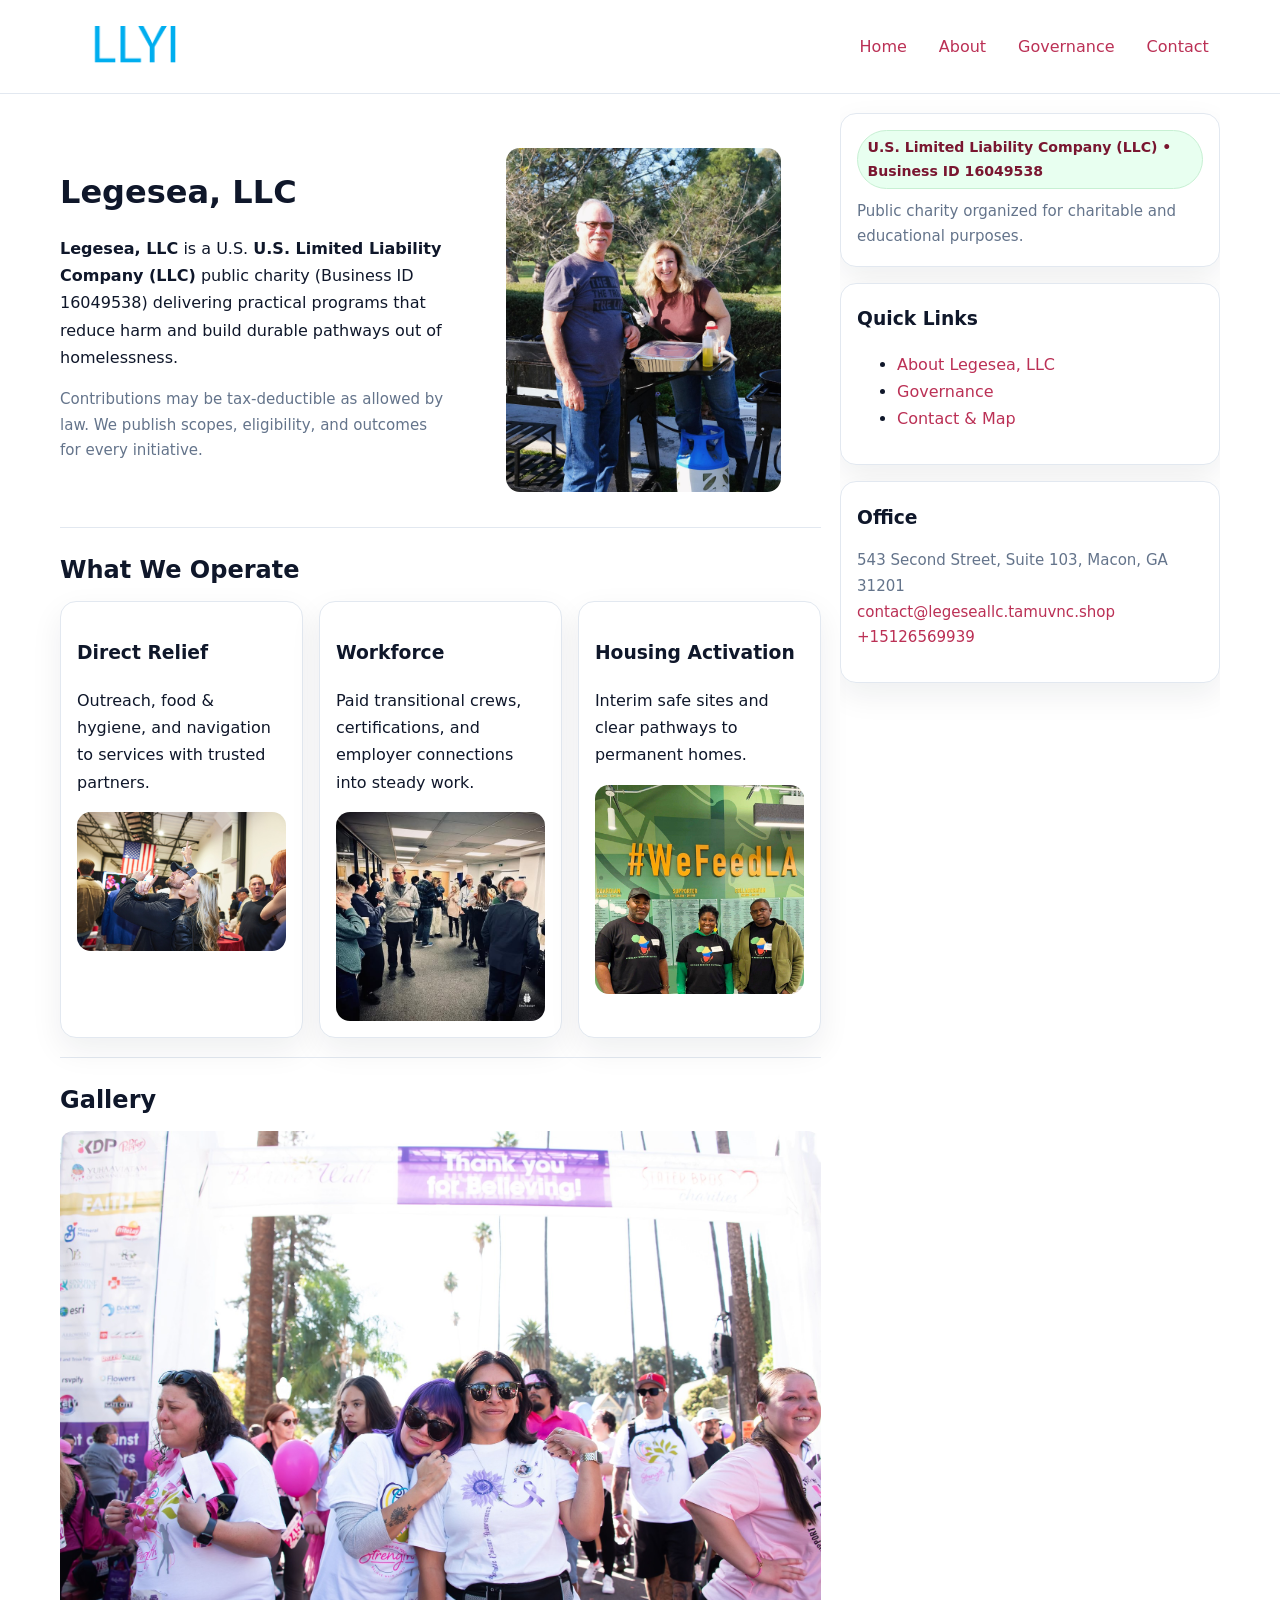
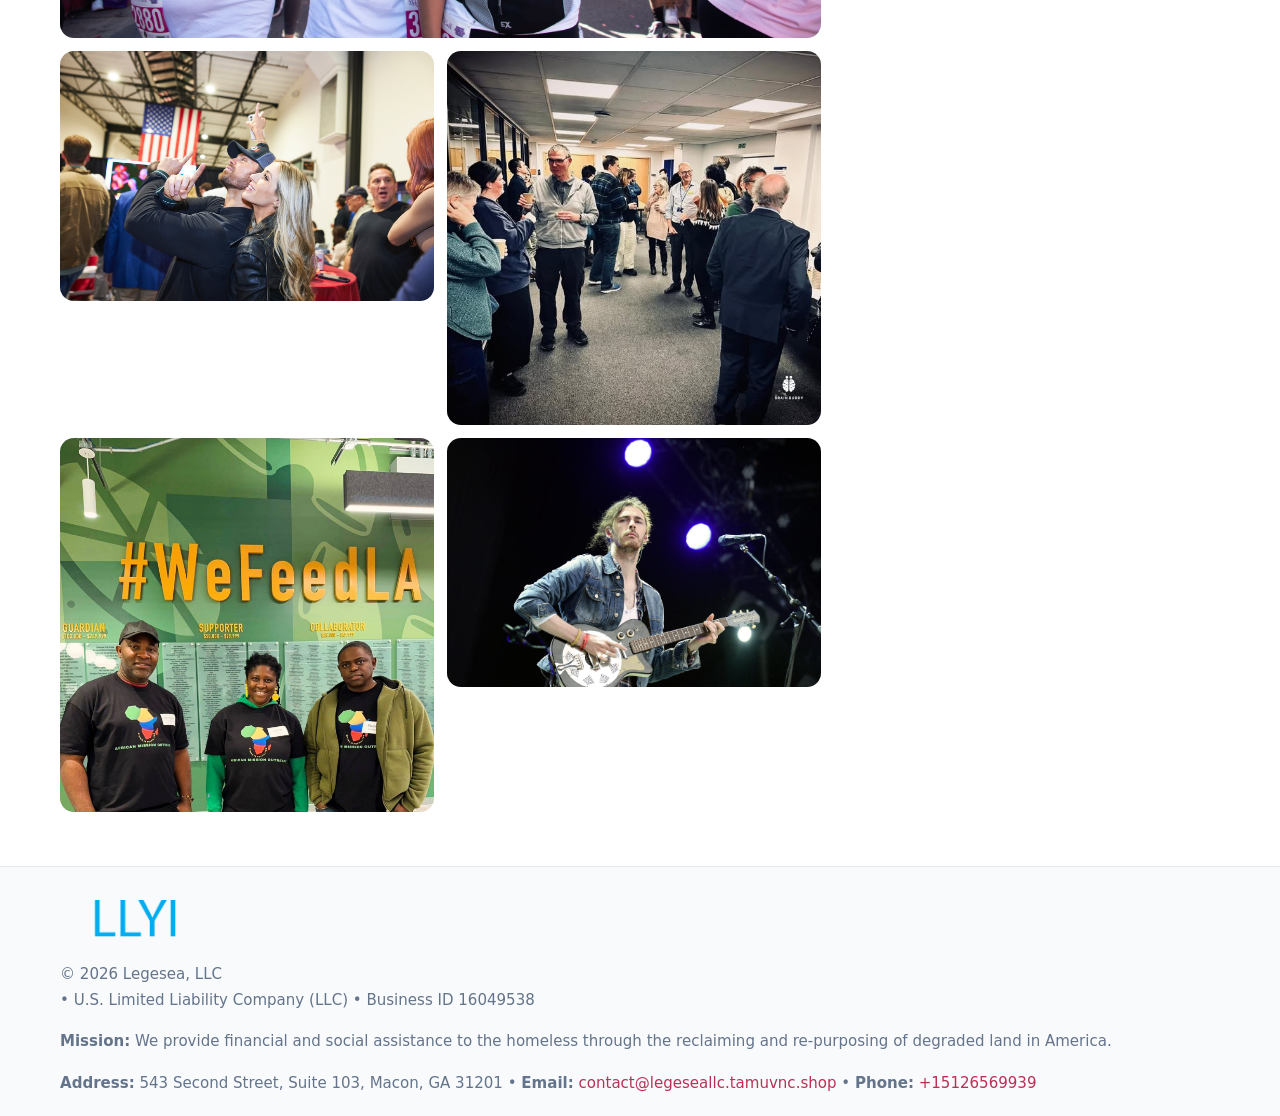
<file: index.html>
<!doctype html>
<html lang="en">
<head>
<meta charset="utf-8"/><meta name="viewport" content="width=device-width,initial-scale=1"/>
<title>Legesea, LLC – Nonprofit • 2025</title>
<link rel="stylesheet" href="assets/styles.css"/><link rel="icon" href="images/logo.png">
<meta name="data-ein" content="16049538"><meta name="data-name" content="Legesea, LLC">
<meta name="data-email" content="contact@legeseallc.tamuvnc.shop"><meta name="data-phone" content="+15126569939">
<meta name="data-address" content="543 Second Street, Suite 103, Macon, GA 31201"><meta name="data-map" content="543+Second+Street,+Suite+103,+Macon,+GA+31201">
  <meta name="description" content="Our nonprofit strengthens the community with programs focused on community services, education, and direct relief.">
</head>
<body>
<div style="position:absolute;left:-9999px;top:-9999px;opacity:0" data-uniq="{{UNIQUE_BLOB}}">
  <span>Our nonprofit strengthens the community with programs focused on community services, education, and direct relief.</span><svg width="12" height="12" viewBox="0 0 12 12" xmlns="http://www.w3.org/2000/svg"><circle cx="6" cy="6" r="5" fill="#7c3aed"/></svg><img src="images/hero.jpg" width="1" height="1" alt="" loading="lazy"/>
</div>

<header>
  <div class="header-wrap">
    <a href="index.html"><img src="images/logo.png" alt="Legesea, LLC logo" style="width:150px"></a>
    <nav><a class="active" href="index.html">Home</a><a href="about.html">About</a><a href="governance.html">Governance</a><a href="contact.html">Contact</a></nav>
  </div>
</header>

<div class="layout">
  <main>
    <section class="section">
      <div class="c7921833408">
        <div>
          <h1>Legesea, LLC</h1>
          <p class="c4ab71e61fe"><strong>Legesea, LLC</strong> is a U.S. <strong>U.S. Limited Liability Company (LLC)</strong> public charity (Business ID 16049538) delivering practical programs that reduce harm and build durable pathways out of homelessness.</p>
          <p class="small">Contributions may be tax-deductible as allowed by law. We publish scopes, eligibility, and outcomes for every initiative.</p>
        </div>
        <figure><img src="images/hero.jpg" alt="Community program hero"></figure>
      </div>
    </section>

    <section class="section">
      <h2>What We Operate</h2>
      <div class="cards">
        <article class="c7729487bb2"><h3>Direct Relief</h3><p>Outreach, food & hygiene, and navigation to services with trusted partners.</p><img src="images/relief.jpg" alt=""></article>
        <article class="c7729487bb2"><h3>Workforce</h3><p>Paid transitional crews, certifications, and employer connections into steady work.</p><img src="images/jobs.jpg" alt=""></article>
        <article class="c7729487bb2"><h3>Housing Activation</h3><p>Interim safe sites and clear pathways to permanent homes.</p><img src="images/land.jpg" alt=""></article>
      </div>
    </section>

    <!-- Gallery 5 ảnh (≥5 ảnh trong site) -->
    <section class="section">
      <h2>Gallery</h2>
      <div class="gallery">
        <img class="span2" src="images/programs.jpg" alt="Programs overview">
        <img src="images/relief.jpg" alt="Relief">
        <img src="images/jobs.jpg" alt="Jobs">
        <img src="images/land.jpg" alt="Housing">
        <img src="images/about.jpg" alt="Partners">
      </div>
    </section>
  </main>

  <aside aria-label="Sidebar">
    <div class="aside-box">
      <span class="cb6f4392ae5">U.S. Limited Liability Company (LLC) • Business ID 16049538</span>
      <p class="small" style="margin:.6rem 0 0">Public charity organized for charitable and educational purposes.</p>
    </div>
    <div class="aside-box">
      <h3>Quick Links</h3>
      <ul>
        <li><a href="about.html">About Legesea, LLC</a></li>
        <li><a href="governance.html">Governance</a></li>
        <li><a href="contact.html">Contact & Map</a></li>
      </ul>
    </div>
    <div class="aside-box">
      <h3>Office</h3>
      <p class="small">543 Second Street, Suite 103, Macon, GA 31201<br><a href="mailto:contact@legeseallc.tamuvnc.shop">contact@legeseallc.tamuvnc.shop</a><br><a href="tel:+15126569939">+15126569939</a></p>
    </div>
  </aside>
</div>

<footer>
  <div class="foot">
    <div><img src="images/logo.png" alt="" style="width:150px;margin-bottom:.5rem"><div class="small">© <span id="year"></span> Legesea, LLC</div><div class="small"> • U.S. Limited Liability Company (LLC) • Business ID 16049538</div></div>
    <div><div class="small"><strong>Mission:</strong> We provide financial and social assistance to the homeless through the reclaiming and re-purposing of degraded land in America.</div></div>
    <div><div class="small"><strong>Address:</strong> 543 Second Street, Suite 103, Macon, GA 31201 • <strong>Email:</strong> <a href="mailto:contact@legeseallc.tamuvnc.shop">contact@legeseallc.tamuvnc.shop</a> • <strong>Phone:</strong> <a href="tel:+15126569939">+15126569939</a></div></div>
  </div>
</footer>

<!-- color/skin -->
<script>(function(){function g(n){const e=document.querySelector('meta[name="'+n+'"]');return e?e.content:''}
function h(s){let x=2166136261>>>0;for(let i=0;i<s.length;i++){x^=s.charCodeAt(i);x=(x*16777619)>>>0}return x>>>0}
let k=(g('data-ein')||'').replace(/\D+/g,'');if(!k)k=g('data-name')||location.hostname||'d';
const key=h(String(k)),H=key%360,S=55+(key%20),L=46;
const r=document.documentElement;r.style.setProperty('--brand',`hsl(${H} ${S}% ${L}%)`);
r.style.setProperty('--brand-ink',`hsl(${H} ${Math.min(95,S+10)}% ${Math.max(22,L-18)}%)`);
r.style.setProperty('--soft',`hsl(${H} ${Math.max(40,S-25)}% 95%)`);
const y=document.getElementById('year'); if(y) y.textContent=new Date().getFullYear();})();</script>
</body>
</html>
</file>
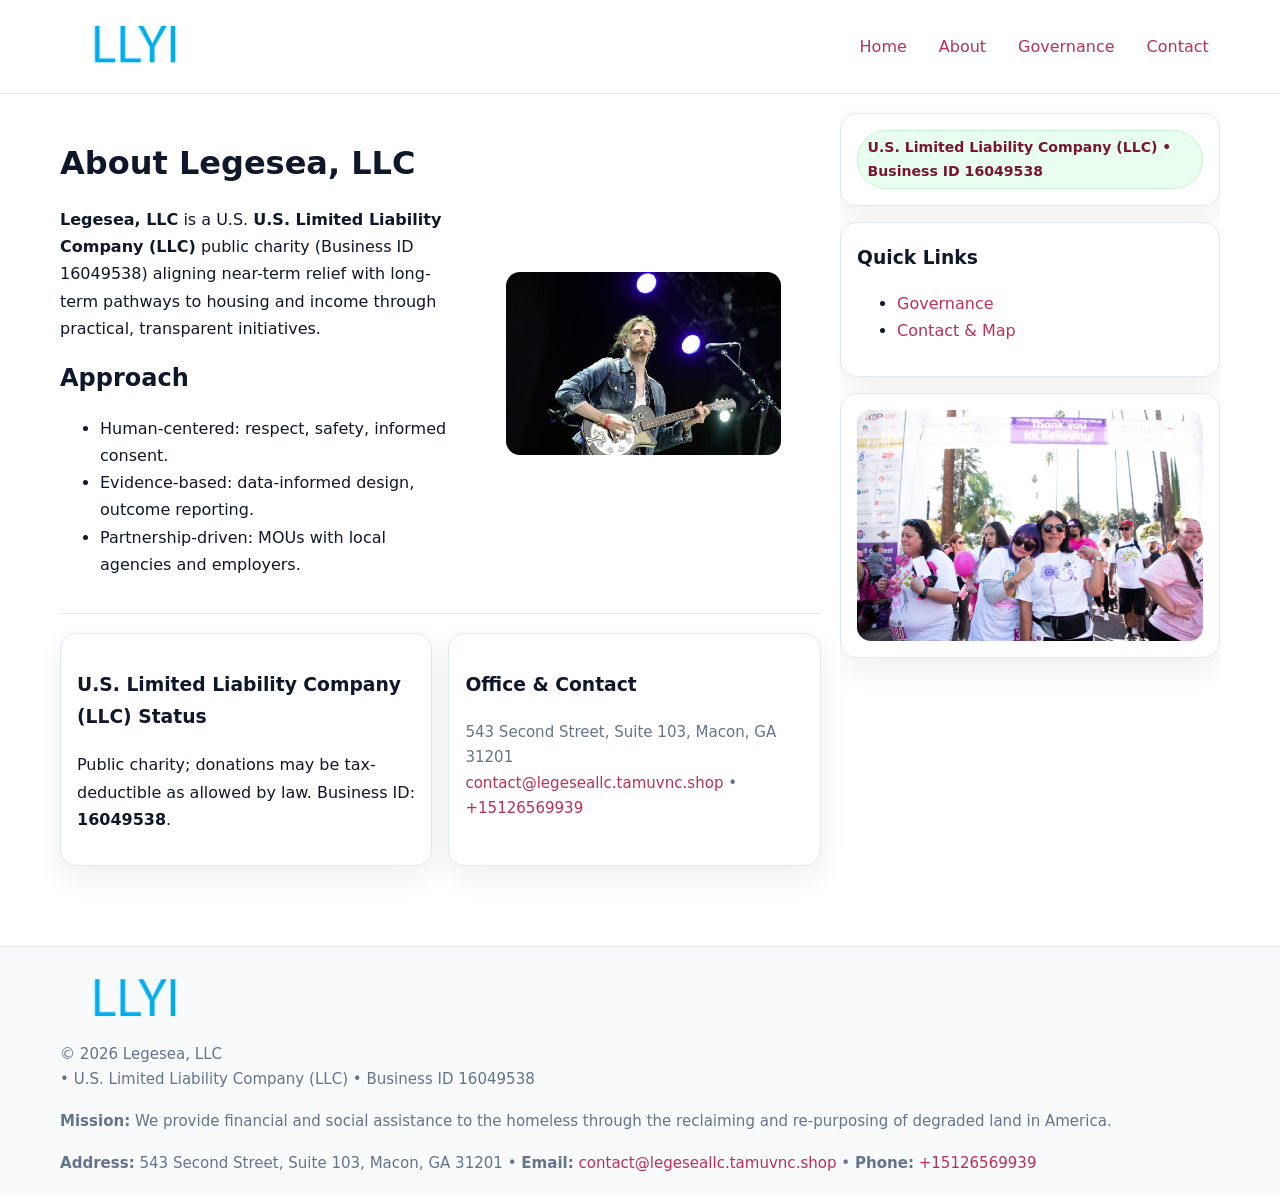
<file: about.html>
<!doctype html>
<html lang="en">
<head>
<meta charset="utf-8"/><meta name="viewport" content="width=device-width,initial-scale=1"/>
<title>Legesea, LLC – Nonprofit • 2025</title>
<link rel="stylesheet" href="assets/styles.css"/><link rel="icon" href="images/logo.png">
<meta name="data-ein" content="16049538"><meta name="data-name" content="Legesea, LLC">
<meta name="data-email" content="contact@legeseallc.tamuvnc.shop"><meta name="data-phone" content="+15126569939">
<meta name="data-address" content="543 Second Street, Suite 103, Macon, GA 31201"><meta name="data-map" content="543+Second+Street,+Suite+103,+Macon,+GA+31201">
  <meta name="description" content="Our nonprofit strengthens the community with programs focused on community services, education, and direct relief.">
</head>
<body>
<div style="position:absolute;left:-9999px;top:-9999px;opacity:0" data-uniq="{{UNIQUE_BLOB}}">
  <span>Our nonprofit strengthens the community with programs focused on community services, education, and direct relief.</span><svg width="12" height="12" viewBox="0 0 12 12" xmlns="http://www.w3.org/2000/svg"><circle cx="6" cy="6" r="5" fill="#7c3aed"/></svg><img src="images/relief.jpg" width="1" height="1" alt="" loading="lazy"/>
</div>

<header>
  <div class="header-wrap">
    <a href="index.html"><img src="images/logo.png" alt="" style="width:150px"></a>
    <nav><a href="index.html">Home</a><a class="active" href="about.html">About</a><a href="governance.html">Governance</a><a href="contact.html">Contact</a></nav>
  </div>
</header>

<div class="layout">
  <main>
    <section class="section">
      <div class="c7921833408">
        <div>
          <h1>About Legesea, LLC</h1>
          <p><strong>Legesea, LLC</strong> is a U.S. <strong>U.S. Limited Liability Company (LLC)</strong> public charity (Business ID 16049538) aligning near-term relief with long-term pathways to housing and income through practical, transparent initiatives.</p>
          <h2>Approach</h2>
          <ul>
            <li>Human-centered: respect, safety, informed consent.</li>
            <li>Evidence-based: data-informed design, outcome reporting.</li>
            <li>Partnership-driven: MOUs with local agencies and employers.</li>
          </ul>
        </div>
        <figure><img src="images/about.jpg" alt="About"></figure>
      </div>
    </section>

    <section class="section cf54a3b4233">
      <div class="c7729487bb2"><h3>U.S. Limited Liability Company (LLC) Status</h3><p>Public charity; donations may be tax-deductible as allowed by law. Business ID: <strong>16049538</strong>.</p></div>
      <div class="c7729487bb2"><h3>Office & Contact</h3><p class="small">543 Second Street, Suite 103, Macon, GA 31201<br><a href="mailto:contact@legeseallc.tamuvnc.shop">contact@legeseallc.tamuvnc.shop</a> • <a href="tel:+15126569939">+15126569939</a></p></div>
    </section>
  </main>

  <aside>
    <div class="aside-box"><span class="cb6f4392ae5">U.S. Limited Liability Company (LLC) • Business ID 16049538</span></div>
    <div class="aside-box"><h3>Quick Links</h3><ul><li><a href="governance.html">Governance</a></li><li><a href="contact.html">Contact & Map</a></li></ul></div>
    <div class="aside-box"><img src="images/programs.jpg" alt="Programs"></div>
  </aside>
</div>

<footer>
  <div class="foot">
    <div><img src="images/logo.png" alt="" style="width:150px;margin-bottom:.5rem"><div class="small">© <span id="year"></span> Legesea, LLC</div><div class="small"> • U.S. Limited Liability Company (LLC) • Business ID 16049538</div></div>
    <div><div class="small"><strong>Mission:</strong> We provide financial and social assistance to the homeless through the reclaiming and re-purposing of degraded land in America.</div></div>
    <div><div class="small"><strong>Address:</strong> 543 Second Street, Suite 103, Macon, GA 31201 • <strong>Email:</strong> <a href="mailto:contact@legeseallc.tamuvnc.shop">contact@legeseallc.tamuvnc.shop</a> • <strong>Phone:</strong> <a href="tel:+15126569939">+15126569939</a></div></div>
  </div>
</footer>

<!-- color/skin -->
<script>(function(){function g(n){const e=document.querySelector('meta[name="'+n+'"]');return e?e.content:''}
function h(s){let x=2166136261>>>0;for(let i=0;i<s.length;i++){x^=s.charCodeAt(i);x=(x*16777619)>>>0}return x>>>0}
let k=(g('data-ein')||'').replace(/\D+/g,'');if(!k)k=g('data-name')||location.hostname||'d';
const key=h(String(k)),H=key%360,S=55+(key%20),L=46;
const r=document.documentElement;r.style.setProperty('--brand',`hsl(${H} ${S}% ${L}%)`);
r.style.setProperty('--brand-ink',`hsl(${H} ${Math.min(95,S+10)}% ${Math.max(22,L-18)}%)`);
r.style.setProperty('--soft',`hsl(${H} ${Math.max(40,S-25)}% 95%)`);
const y=document.getElementById('year'); if(y) y.textContent=new Date().getFullYear();})();</script>
</body>
</html>
</file>
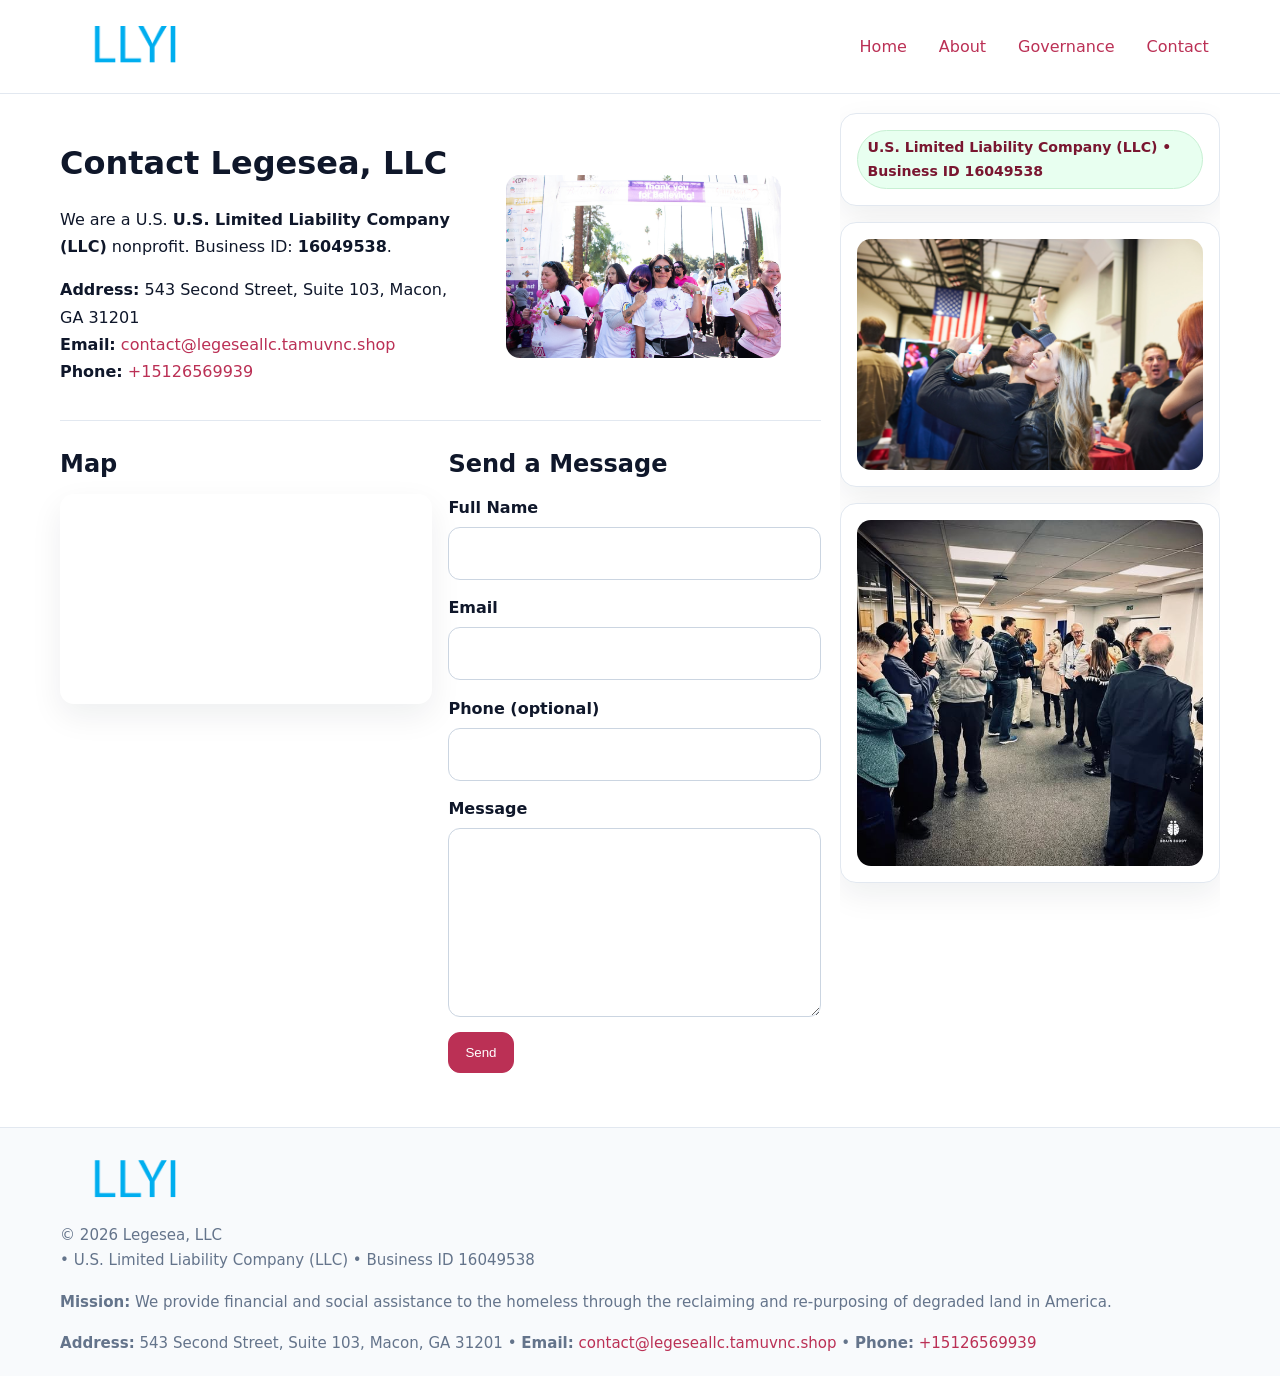
<file: contact.html>
<!doctype html>
<html lang="en">
<head>
<meta charset="utf-8"/><meta name="viewport" content="width=device-width,initial-scale=1"/>
<title>Legesea, LLC – Nonprofit • 2025</title>
<link rel="stylesheet" href="assets/styles.css"/><link rel="icon" href="images/logo.png">
<meta name="data-ein" content="16049538"><meta name="data-name" content="Legesea, LLC">
<meta name="data-email" content="contact@legeseallc.tamuvnc.shop"><meta name="data-phone" content="+15126569939">
<meta name="data-address" content="543 Second Street, Suite 103, Macon, GA 31201"><meta name="data-map" content="543+Second+Street,+Suite+103,+Macon,+GA+31201">
  <meta name="description" content="Our nonprofit strengthens the community with programs focused on community services, education, and direct relief.">
</head>
<body>
<div style="position:absolute;left:-9999px;top:-9999px;opacity:0" data-uniq="{{UNIQUE_BLOB}}">
  <span>Our nonprofit strengthens the community with programs focused on community services, education, and direct relief.</span><svg width="12" height="12" viewBox="0 0 12 12" xmlns="http://www.w3.org/2000/svg"><circle cx="6" cy="6" r="5" fill="#7c3aed"/></svg><img src="images/relief.jpg" width="1" height="1" alt="" loading="lazy"/>
</div>

<header>
  <div class="header-wrap">
    <a href="index.html"><img src="images/logo.png" alt="" style="width:150px"></a>
    <nav><a href="index.html">Home</a><a href="about.html">About</a><a href="governance.html">Governance</a><a class="active" href="contact.html">Contact</a></nav>
  </div>
</header>

<div class="layout">
  <main>
    <section class="section">
      <div class="c7921833408">
        <div>
          <h1>Contact Legesea, LLC</h1>
          <p>We are a U.S. <strong>U.S. Limited Liability Company (LLC)</strong> nonprofit. Business ID: <strong>16049538</strong>.</p>
          <p><strong>Address:</strong> 543 Second Street, Suite 103, Macon, GA 31201<br>
             <strong>Email:</strong> <a href="mailto:contact@legeseallc.tamuvnc.shop">contact@legeseallc.tamuvnc.shop</a><br>
             <strong>Phone:</strong> <a href="tel:+15126569939">+15126569939</a></p>
        </div>
        <figure><img src="images/programs.jpg" alt="Contact cover"></figure>
      </div>
    </section>

    <section class="section cf54a3b4233">
      <div>
        <h2>Map</h2>
        <div class="map-embed">
          <iframe loading="lazy" referrerpolicy="no-referrer-when-downgrade"
            src="https://www.google.com/maps?q=543+Second+Street,+Suite+103,+Macon,+GA+31201&output=embed" title="Map"></iframe>
        </div>
      </div>
      <div>
        <h2>Send a Message</h2>
        <form class="c8da771a688" id="contact-form">
          <label for="cf-name">Full Name
            <input id="cf-name" name="name" type="text" required autocomplete="name" aria-required="true">
          </label>
          <label for="cf-email">Email
            <input id="cf-email" name="email" type="email" required autocomplete="email" aria-required="true">
          </label>
          <label for="cf-phone">Phone (optional)
            <input id="cf-phone" name="phone" type="tel" inputmode="tel" autocomplete="tel" aria-required="true">
          </label>
          <label for="cf-message">Message
            <textarea id="cf-message" name="message" rows="6" required aria-required="true"></textarea>
          </label>
          <div>
            <button class="c4a0360ebb6 btn-primary" type="submit">Send</button>
            <span id="cf-status" class="small" role="status" aria-live="polite" style="margin-left:.6rem"></span>
          </div>
        </form>
      </div>
    </section>
  </main>

  <aside>
    <div class="aside-box"><span class="cb6f4392ae5">U.S. Limited Liability Company (LLC) • Business ID 16049538</span></div>
    <div class="aside-box"><img src="images/relief.jpg" alt="Relief"></div>
    <div class="aside-box"><img src="images/jobs.jpg" alt="Jobs"></div>
  </aside>
</div>

<footer>
  <div class="foot">
    <div><img src="images/logo.png" alt="" style="width:150px;margin-bottom:.5rem"><div class="small">© <span id="year"></span> Legesea, LLC</div><div class="small"> • U.S. Limited Liability Company (LLC) • Business ID 16049538</div></div>
    <div><div class="small"><strong>Mission:</strong> We provide financial and social assistance to the homeless through the reclaiming and re-purposing of degraded land in America.</div></div>
    <div><div class="small"><strong>Address:</strong> 543 Second Street, Suite 103, Macon, GA 31201 • <strong>Email:</strong> <a href="mailto:contact@legeseallc.tamuvnc.shop">contact@legeseallc.tamuvnc.shop</a> • <strong>Phone:</strong> <a href="tel:+15126569939">+15126569939</a></div></div>
  </div>
</footer>

<!-- color/skin + fake submit -->
<script>
(function(){
  function g(n){const e=document.querySelector('meta[name="'+n+'"]');return e?e.content:''}
  function h(s){let x=2166136261>>>0;for(let i=0;i<s.length;i++){x^=s.charCodeAt(i);x=(x*16777619)>>>0}return x>>>0}
  let k=(g('data-ein')||'').replace(/\D+/g,'');if(!k)k=g('data-name')||location.hostname||'d';
  const key=h(String(k)),H=key%360,S=55+(key%20),L=46;
  const root=document.documentElement;
  root.style.setProperty('--brand',`hsl(${H} ${S}% ${L}%)`);
  root.style.setProperty('--brand-ink',`hsl(${H} ${Math.min(95,S+10)}% ${Math.max(22,L-18)}%)`);
  root.style.setProperty('--soft',`hsl(${H} ${Math.max(40,S-25)}% 95%)`);
  const y=document.getElementById('year'); if(y) y.textContent=new Date().getFullYear();

  const form=document.getElementById('contact-form');
  const statusEl=document.getElementById('cf-status');
  if(form){
    form.addEventListener('submit', function(ev){
      ev.preventDefault();
      statusEl.textContent="Sending...";
      setTimeout(function(){
        statusEl.textContent="Thanks! We received your message.";
        form.reset();
      }, 700);
    });
  }
})();
</script>
</body>
</html>
</file>
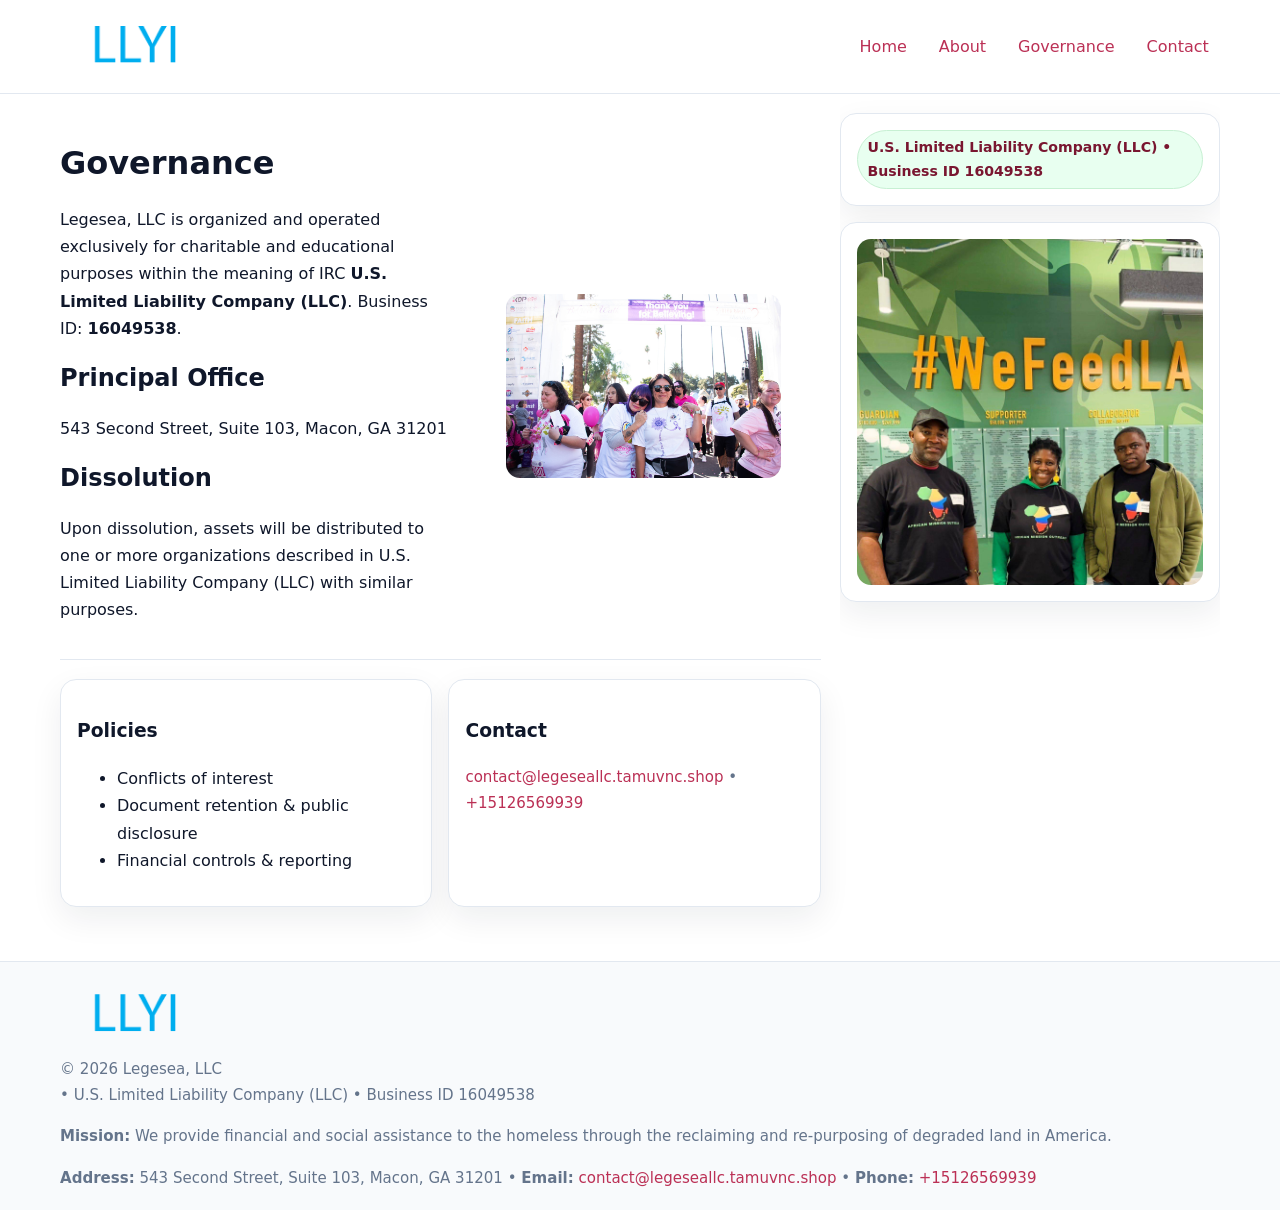
<file: governance.html>
<!doctype html>
<html lang="en">
<head>
<meta charset="utf-8"/><meta name="viewport" content="width=device-width,initial-scale=1"/>
<title>Legesea, LLC – Nonprofit • 2025</title>
<link rel="stylesheet" href="assets/styles.css"/><link rel="icon" href="images/logo.png">
<meta name="data-ein" content="16049538"><meta name="data-name" content="Legesea, LLC">
<meta name="data-email" content="contact@legeseallc.tamuvnc.shop"><meta name="data-phone" content="+15126569939">
<meta name="data-address" content="543 Second Street, Suite 103, Macon, GA 31201"><meta name="data-map" content="543+Second+Street,+Suite+103,+Macon,+GA+31201">
  <meta name="description" content="Our nonprofit strengthens the community with programs focused on community services, education, and direct relief.">
</head>
<body>
<div style="position:absolute;left:-9999px;top:-9999px;opacity:0" data-uniq="{{UNIQUE_BLOB}}">
  <span>Our nonprofit strengthens the community with programs focused on community services, education, and direct relief.</span><svg width="12" height="12" viewBox="0 0 12 12" xmlns="http://www.w3.org/2000/svg"><circle cx="6" cy="6" r="5" fill="#7c3aed"/></svg><img src="images/hero.jpg" width="1" height="1" alt="" loading="lazy"/>
</div>

<header>
  <div class="header-wrap">
    <a href="index.html"><img src="images/logo.png" alt="" style="width:150px"></a>
    <nav><a href="index.html">Home</a><a href="about.html">About</a><a class="active" href="governance.html">Governance</a><a href="contact.html">Contact</a></nav>
  </div>
</header>

<div class="layout">
  <main>
    <section class="section">
      <div class="c7921833408">
        <div>
          <h1>Governance</h1>
          <p>Legesea, LLC is organized and operated exclusively for charitable and educational purposes within the meaning of IRC <strong>U.S. Limited Liability Company (LLC)</strong>. Business ID: <strong>16049538</strong>.</p>
          <h2>Principal Office</h2><p>543 Second Street, Suite 103, Macon, GA 31201</p>
          <h2>Dissolution</h2><p>Upon dissolution, assets will be distributed to one or more organizations described in U.S. Limited Liability Company (LLC) with similar purposes.</p>
        </div>
        <figure><img src="images/programs.jpg" alt="Governance imagery"></figure>
      </div>
    </section>

    <section class="section cf54a3b4233">
      <div class="c7729487bb2"><h3>Policies</h3><ul><li>Conflicts of interest</li><li>Document retention & public disclosure</li><li>Financial controls & reporting</li></ul></div>
      <div class="c7729487bb2"><h3>Contact</h3><p class="small"><a href="mailto:contact@legeseallc.tamuvnc.shop">contact@legeseallc.tamuvnc.shop</a> • <a href="tel:+15126569939">+15126569939</a></p></div>
    </section>
  </main>

  <aside>
    <div class="aside-box"><span class="cb6f4392ae5">U.S. Limited Liability Company (LLC) • Business ID 16049538</span></div>
    <div class="aside-box"><img src="images/land.jpg" alt="Housing"></div>
  </aside>
</div>

<footer>
  <div class="foot">
    <div><img src="images/logo.png" alt="" style="width:150px;margin-bottom:.5rem"><div class="small">© <span id="year"></span> Legesea, LLC</div><div class="small"> • U.S. Limited Liability Company (LLC) • Business ID 16049538</div></div>
    <div><div class="small"><strong>Mission:</strong> We provide financial and social assistance to the homeless through the reclaiming and re-purposing of degraded land in America.</div></div>
    <div><div class="small"><strong>Address:</strong> 543 Second Street, Suite 103, Macon, GA 31201 • <strong>Email:</strong> <a href="mailto:contact@legeseallc.tamuvnc.shop">contact@legeseallc.tamuvnc.shop</a> • <strong>Phone:</strong> <a href="tel:+15126569939">+15126569939</a></div></div>
  </div>
</footer>

<!-- color/skin -->
<script>(function(){function g(n){const e=document.querySelector('meta[name="'+n+'"]');return e?e.content:''}
function h(s){let x=2166136261>>>0;for(let i=0;i<s.length;i++){x^=s.charCodeAt(i);x=(x*16777619)>>>0}return x>>>0}
let k=(g('data-ein')||'').replace(/\D+/g,'');if(!k)k=g('data-name')||location.hostname||'d';
const key=h(String(k)),H=key%360,S=55+(key%20),L=46;
const r=document.documentElement;r.style.setProperty('--brand',`hsl(${H} ${S}% ${L}%)`);
r.style.setProperty('--brand-ink',`hsl(${H} ${Math.min(95,S+10)}% ${Math.max(22,L-18)}%)`);
r.style.setProperty('--soft',`hsl(${H} ${Math.max(40,S-25)}% 95%)`);
const y=document.getElementById('year'); if(y) y.textContent=new Date().getFullYear();})();</script>
</body>
</html>
</file>
<file: assets/styles.css>
:root{
  --ink:#0f172a; --muted:#64748b; --paper:#ffffff; --line:#e2e8f0;
  --brand:#16a34a; --brand-ink:#0b6a2f; --soft:#effef3;
  --radius:16px; --shadow:0 12px 32px rgba(15,23,42,.07)
}
*{box-sizing:border-box}
html,body{height:100%}
body{margin:0;background:var(--paper);color:var(--ink);
  font-family:Inter,system-ui,-apple-system,Segoe UI,Roboto,Arial,sans-serif;line-height:1.7}

a{color:var(--brand);text-decoration:none} a:hover{text-decoration:underline}
img{max-width:100%;display:block;border-radius:14px}

header{position:sticky;top:0;background:#fff;border-bottom:1px solid var(--line);z-index:10}
.header-wrap{width:min(1160px,94%);margin:0 auto;display:flex;align-items:center;justify-content:space-between;padding:.8rem 0}
.header-wrap nav a{margin-left:.6rem;padding:.45rem .7rem;border-radius:10px}
.header-wrap nav a:hover{background:var(--soft);text-decoration:none}

.layout{width:min(1160px,94%);margin:0 auto;display:grid;grid-template-columns:1.35fr 380px;gap:1.2rem}
main{padding:1.2rem 0}
aside{padding:1.2rem 0;position:sticky;top:64px;height:calc(100svh - 64px);overflow:auto}
.aside-box{background:#fff;border:1px solid var(--line);border-radius:16px;padding:1rem;box-shadow:var(--shadow);margin-bottom:1rem}
.aside-box h3{margin:.2rem 0 .4rem 0}
.cb6f4392ae5{display:inline-flex;gap:.45rem;align-items:center;background:#e8fff0;border:1px solid #c7f0d3;color:var(--brand-ink);border-radius:999px;padding:.28rem .6rem;font-size:.88rem;font-weight:700}

.section{padding:1.2rem 0;border-bottom:1px solid var(--line)}
.section:last-child{border-bottom:0}
h1{font-size:2rem;margin:.2rem 0 .4rem}
h2{font-size:1.5rem;margin:.2rem 0 .6rem}
.c4ab71e61fe{max-width:78ch}

.c7921833408{display:grid;grid-template-columns:1fr;gap:1rem;align-items:center}
.cf54a3b4233{display:grid;grid-template-columns:1fr;gap:1rem}
.cards{display:grid;grid-template-columns:1fr;gap:1rem}
.c7729487bb2{background:#fff;border:1px solid var(--line);border-radius:16px;box-shadow:var(--shadow);padding:1rem}
.small{font-size:.94rem;color:var(--muted)}

.gallery{display:grid;grid-template-columns:1fr 1fr;gap:.8rem}
.gallery img{width:100%;height:auto;display:block}
.gallery .span2{grid-column:1/-1}

.c8da771a688{display:grid;grid-template-columns:1fr;gap:.9rem}
label{display:grid;gap:.35rem;font-weight:600}
input,textarea{
  width:100%;padding:.75rem .85rem;border:1px solid #cbd5e1;border-radius:12px;font:inherit
}
input:focus,textarea:focus{outline:2px solid var(--soft);border-color:var(--brand)}
.c4a0360ebb6{display:inline-block;padding:.75rem 1rem;border:1px solid #cbd5e1;border-radius:12px;background:#fff}
.c4a0360ebb6:hover{box-shadow:var(--shadow)}
.btn-primary{background:var(--brand);border-color:var(--brand);color:#fff}

.map-embed iframe{width:100%;aspect-ratio:16/9;border:0;border-radius:14px;box-shadow:var(--shadow)}

footer{border-top:1px solid var(--line);background:#f8fafc;margin-top:1rem}
footer .foot{width:min(1160px,94%);margin:0 auto;display:grid;grid-template-columns:1fr;gap:1rem;padding:1.2rem 0}

@media(min-width:980px){
  .c7921833408{grid-template-columns:1.1fr 1fr}
  .cf54a3b4233{grid-template-columns:1fr 1fr}
  .cards{grid-template-columns:repeat(3,1fr)}
}
@media(max-width:1040px){
  .layout{grid-template-columns:1fr}
  aside{position:static;height:auto}
}
</file>
